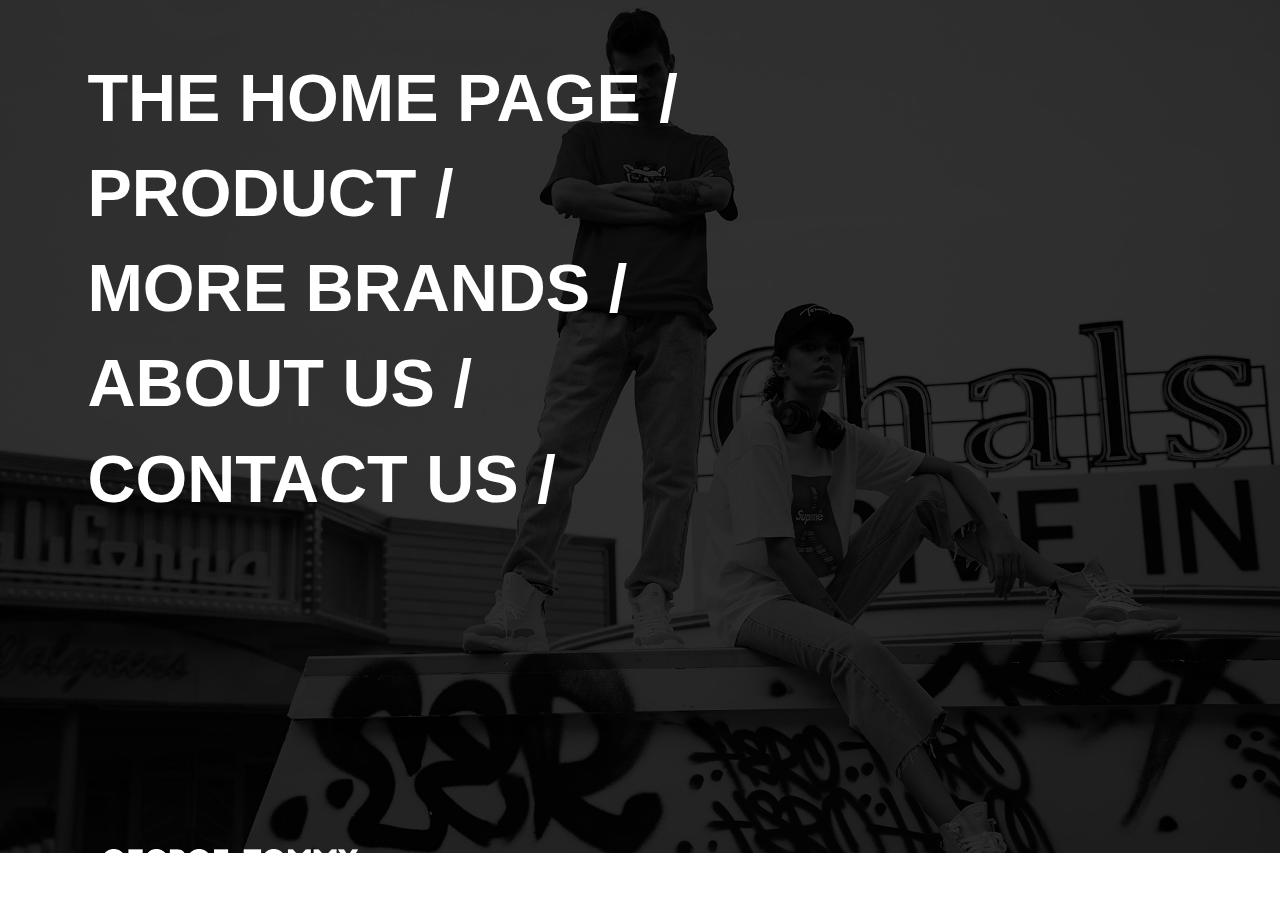
<file: index.html>
<!DOCTYPE html>
<html lang="zh-cn">

<head>
    <title>GEORGE TOMMY - 乔治汤米</title>
    <!-- Meta -->
    <meta charset="utf-8">
    <meta http-equiv="X-UA-Compatible" content="IE=edge">
    <meta name="viewport" content="width=device-width, initial-scale=1.0, maximum-scale=1.0, user-scalable=0" />
    <!-- 全局样式 -->
    <link rel="stylesheet" href="plugins/bootstrap/css/bootstrap.min.css">
    <link rel="stylesheet" href="css/normalize.css">
    <!-- 页面样式 -->
    <link rel="stylesheet" href="css/style.css">
    <link rel="stylesheet" href="css/animate.css">
</head>

<body>
    <!-- ******main****** -->
    <div id="main">
        <div class="section">
            <div class="container-fluid home-nav contrary">
                <div class="row">
                    <ul>
                        <li class="cbg"><a href="index.html" id="nav_homePage">T<i>HE HOME PAGE /<span>首页</span></i></a>
                        </li>
                        <li class="cbg"><a href="product.html" id="nav_product">P<i>RODUCT /<span>产品</span></i></a></li>
                        <li class="cbg"><a href="morebrands.html" id="nav_moreBrands">M<i>ORE BRANDS
                                    /<span>更多产品</span></i></a></li>
                        <li class="cbg"><a href="aboutUs.html" id="nav_aboutUs">A<i>BOUT US /<span>关于我们</span></i></a>
                        </li>
                        <li class="cbg"><a href="contactUs.html" id="nav_contactUs">C<i>ONTACT US
                                    /<span>联系我们</span></i></a>
                        </li>
                    </ul>
                    <div class="site-name"></div>
                </div>
            </div>
        </div>
    </div>
    <div class="loading hidden-xs">
        <div class="progress">
            <div class="progress-bar" role="progressbar">0%</div>
        </div>
    </div>
    </div>
    </div>
    <!-- ******footer****** -->
    <!-- Javascript -->
    <script type="text/javascript" src="js/jquery-1.11.3.min.js"></script>
    <script type="text/javascript" src="js/preload.js"></script>
    <script type="text/javascript" src="plugins/bootstrap/js/bootstrap.min.js"></script>
    <script type="text/javascript" src="js/custom.js"></script>
    <script>
        $(function () {
            var mobile_flag = isMobile();
            var imgs
            if (mobile_flag) {
                imgs = ['images/nav_homePage_m.jpg', 'images/nav_product_m.jpg', 'images/nav_moreBrands_m.jpg', 'images/nav_aboutUs_m.jpg', 'images/nav_contactUs_m.jpg'];
            }else if(!mobile_flag){
                imgs = ['images/nav_homePage.jpg', 'images/nav_product.jpg', 'images/nav_moreBrands.jpg', 'images/nav_aboutUs.jpg', 'images/nav_contactUs.jpg'];
            }


            // 背景图预加载
            var index = 0, len = imgs.length, progress = $('.progress-bar');
            $.preload(imgs, {
                each: function (count) {
                    var precent = Math.round((count + 1) / len * 100) + '%'
                    progress.html(precent).css("width", precent)
                },
                end: function () {
                    $('.loading').hide()
                    // setTimeout(function () {}, 1000);
                }
            });
            // 设置背景图
            $('.home-nav').css({ 'background': 'url(' + imgs[0] + ') left top no-repeat', 'background-size': '100%' });
            var i = 0;
            var timer;
            // 设定图片轮播
            function acbg() {
                i++;
                if (i > imgs.length - 1) {
                    i = 0
                }
                $('.home-nav').css({ 'background': 'url(' + imgs[i] + ') left top no-repeat', 'background-size': '100%' });
            }
            // 添加轮播定时器
            timer = setInterval(function () { acbg() }, 3000);
            // 鼠标经过显示背景图
            $('.home-nav .cbg a').hover(
                function () {
                    // 清除轮播定时器
                    clearInterval(timer);
                    // 鼠标经过显示对应图片
                    if (mobile_flag) {
                        $(this).parents('.home-nav').css({ 'background': 'url(images/' + ($(this).attr('id')) + '_m.jpg) left top no-repeat', 'background-size': '100%' })
                    }else if(!mobile_flag){
                        $(this).parents('.home-nav').css({ 'background': 'url(images/' + ($(this).attr('id')) + '.jpg) left top no-repeat', 'background-size': '100%' })
                    }
                }, function () {
                    // 重新添加轮播定时器
                    timer = setInterval(function () { acbg() }, 3000);
                });
        });
    </script>
</body>

</html>
</file>
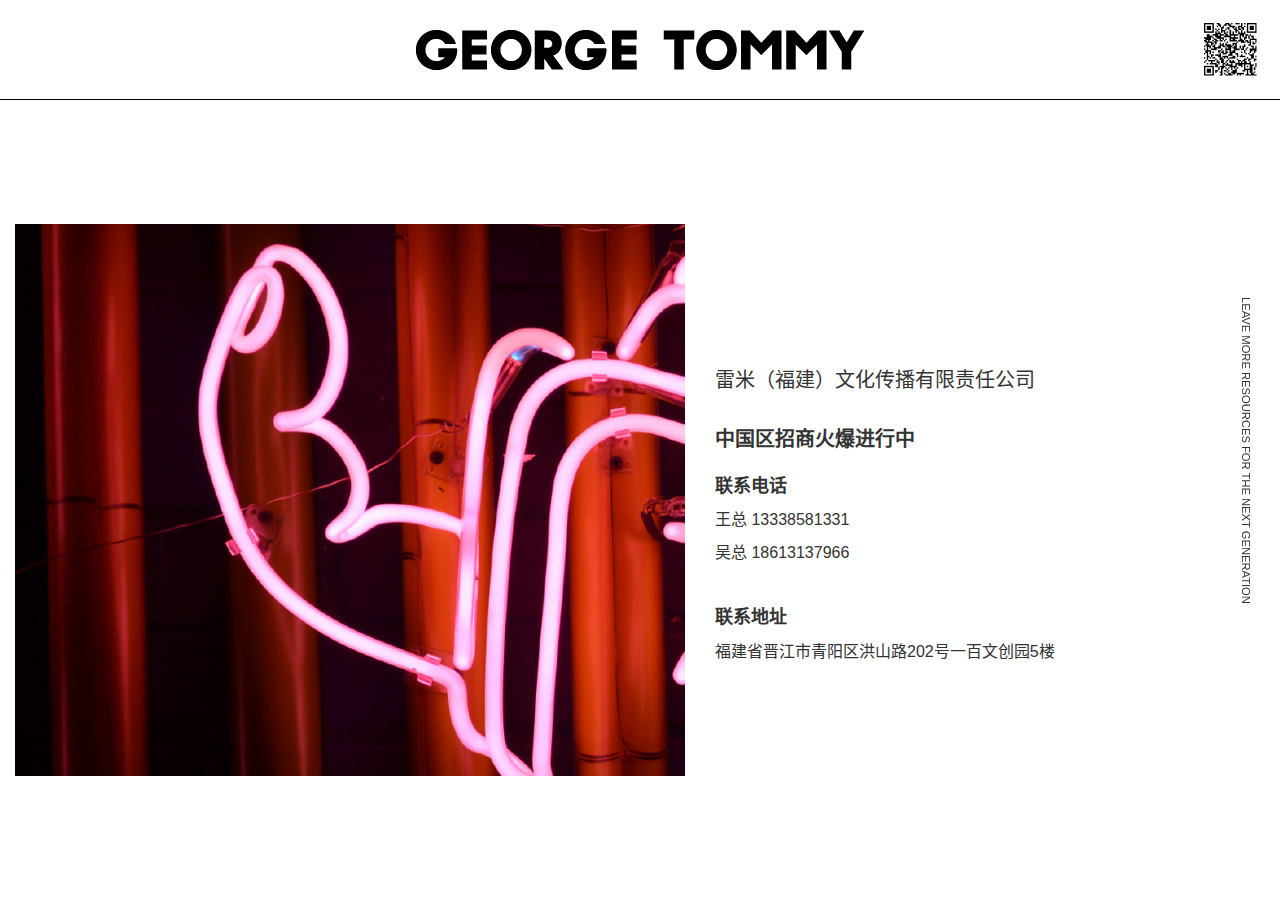
<file: contactUs.html>
<!DOCTYPE html>
<html lang="zh-cn">

<head>
    <title>GEORGE TOMMY - 乔治汤米</title>
    <!-- Meta -->
    <meta charset="utf-8">
    <meta http-equiv="X-UA-Compatible" content="IE=edge">
    <meta name="viewport" content="width=device-width, initial-scale=1.0, maximum-scale=1.0, user-scalable=0" />
    <!-- 全局样式 -->
    <link rel="stylesheet" href="plugins/bootstrap/css/bootstrap.min.css">
    <link rel="stylesheet" href="plugins/fullpage/fullpage.min.css">
    <link rel="stylesheet" href="css/normalize.css">
    <!-- 页面样式 -->
    <link rel="stylesheet" href="css/style.css">
    <link rel="stylesheet" href="css/animate.css">

</head>

<body>
    <!-- ******header****** -->
    <header>
        <div class="top">
            <!-- ******nav****** -->
            <div class="overlay"></div>
            <nav class="navbar navbar-default navbar-static-top">
                <div class="logo"><a href="index.html"><img src="images/logo_black.png" class="img-responsive"></a></div>
                <div class="rqcode hidden-xs"><img src="images/rqcode.png" class="img-responsive"></div>
                <div class="container-fluid">
                    <div class="navbar-header">
                        <button type="button" class="navbar-toggle collapsed pull-left" data-toggle="offcanvas">
                            <span class="sr-only"></span>
                            <span class="icon-bar"></span>
                            <span class="icon-bar"></span>
                            <span class="icon-bar"></span>
                        </button>
                    </div>
                    <div id="navbar" class="collapse navbar-collapse sidebar-offcanvas">
                        <ul class="nav navbar-nav">
                            <li class="hidden">
                                <a href="#"></a>
                            </li>
                            <li>
                                <a class="animate delay-02s" href="index.html">首页 /</a>
                            </li>
                            <li>
                                <a class="animate delay-04s" href="product.html">产品 /</a>
                                <ul class="navbar-level2 animate delay-06s">
                                    <li><a class="" href="product.html#clothes">服装产品 -</a></li>
                                    <li><a class="" href="product.html#shoes">鞋类产品 -</a></li>
                                </ul>
                            </li>
                            <li>
                                <a class="animate delay-08s" href="morebrands.html">更多产品 /</a>
                            </li>
                            <li>
                                <a class="animate delay-1s" href="aboutUs.html">关于我们 /</a>
                            </li>
                            <li>
                                <a class="animate delay-12s" href="contactUs.html">联系我们 /</a>
                            </li>
                        </ul>
                    </div>
                </div>
            </nav>
        </div>
        <p class="copyright"><small>LEAVE MORE RESOURCES FOR THE NEXT GENERATION</small></p>
    </header>

    <!-- ******main****** -->
    <div id="main">
        <div class="section">
            <div class="container contactus">
                <div class="row">
                    <div class="col-sm-6 animated fadeInLeft">
                        <div class="image">
                            <img src="images/contact_us_img.png" class="img-responsive">
                        </div>
                    </div>
                    <div class="col-sm-6 animated fadeInRight">
                        <div class="title">雷米（福建）文化传播有限责任公司</div>
                        <div class="title"><strong>中国区招商火爆进行中</strong></div>
                        <div class="s-title">联系电话</div>
                        <div class="content">王总&nbsp;13338581331</div>
                        <div class="content">吴总&nbsp;18613137966</div>
                        <div>&nbsp;</div>
                        <div class="s-title">联系地址</div>
                        <div class="content">福建省晋江市青阳区洪山路202号一百文创园5楼</div>
                    </div>
                </div>
            </div>
        </div>
    </div>
    <!-- ******footer****** -->
    <!-- Javascript -->
    <script type="text/javascript" src="js/jquery-1.11.3.min.js"></script>
    <script type="text/javascript" src="plugins/bootstrap/js/bootstrap.min.js"></script>
    <script type="text/javascript" src="plugins/fullpage/fullpage.js"></script>
    <script type="text/javascript" src="js/offcanvas.js"></script>
    <script type="text/javascript" src="js/custom.js"></script>
    <script>
        $(function () {
            var viewWidth = isMobile() ? '50px':"100px";
            $('#main').fullpage({
                anchors: ['contactUs'],
                autoScrolling: false,
                paddingTop:viewWidth,
                lockAnchors:true
            });
        });
    </script>
</body>

</html>
</file>
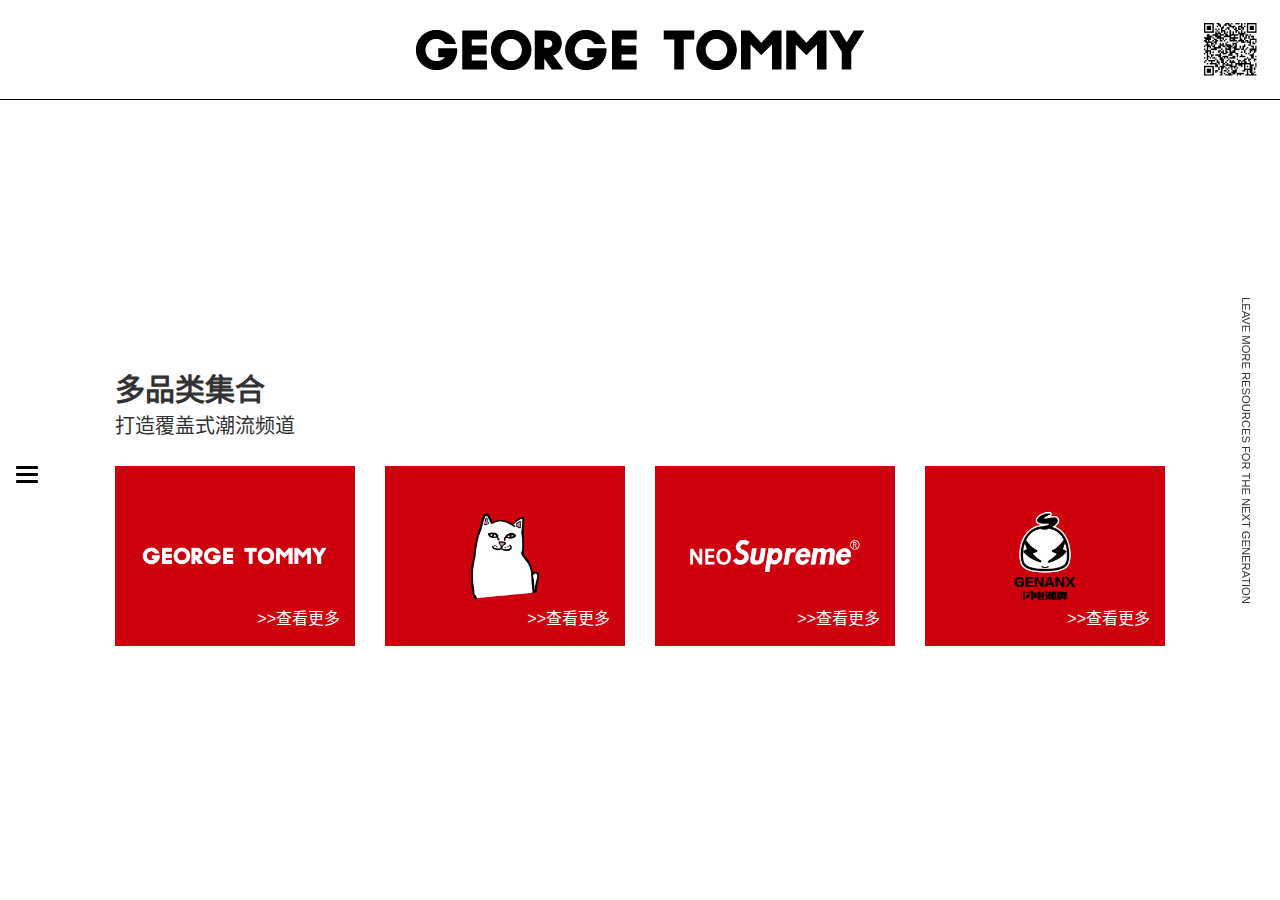
<file: morebrands.html>
<!DOCTYPE html>
<html lang="zh-cn">

<head>
    <title>GEORGE TOMMY - 乔治汤米</title>
    <!-- Meta -->
    <meta charset="utf-8">
    <meta http-equiv="X-UA-Compatible" content="IE=edge">
    <meta name="viewport" content="width=device-width, initial-scale=1.0, maximum-scale=1.0, user-scalable=0" />
    <!-- 全局样式 -->
    <link rel="stylesheet" href="plugins/bootstrap/css/bootstrap.min.css">
    <link rel="stylesheet" href="plugins/fullpage/fullpage.min.css">
    <link rel="stylesheet" href="css/normalize.css">
    <!-- 页面样式 -->
    <link rel="stylesheet" href="css/style.css">
    <link rel="stylesheet" href="css/animate.css">

</head>

<body>
    <!-- ******header****** -->
    <header>
        <div class="top">
            <!-- ******nav****** -->
            <div class="overlay"></div>
            <nav class="navbar navbar-default navbar-static-top">
                <div class="container-fluid">
                    <div class="logo"><a href="index.html"><img src="images/logo_black.png" class="img-responsive"></a></div>
                    <div class="rqcode hidden-xs"><img src="images/rqcode.png" class="img-responsive"></div>
                    <div class="navbar-header">
                        <button type="button" class="navbar-toggle collapsed pull-left" data-toggle="offcanvas">
                            <span class="sr-only"></span>
                            <span class="icon-bar"></span>
                            <span class="icon-bar"></span>
                            <span class="icon-bar"></span>
                        </button>
                    </div>
                    <div id="navbar" class="collapse navbar-collapse sidebar-offcanvas">
                        <ul class="nav navbar-nav">
                            <li class="hidden">
                                <a href="#"></a>
                            </li>
                            <li>
                                <a class="animate delay-02s" href="index.html">首页 /</a>
                            </li>
                            <li>
                                <a class="animate delay-04s" href="product.html">产品 /</a>
                                <ul class="navbar-level2 animate delay-06s">
                                    <li><a class="" href="product.html#clothes">服装产品 -</a></li>
                                    <li><a class="" href="product.html#shoes">鞋类产品 -</a></li>
                                </ul>
                            </li>
                            <li>
                                <a class="animate delay-08s" href="morebrands.html">更多产品 /</a>
                            </li>
                            <li>
                                <a class="animate delay-1s" href="aboutUs.html">关于我们 /</a>
                            </li>
                            <li>
                                <a class="animate delay-12s" href="contactUs.html">联系我们 /</a>
                            </li>
                        </ul>
                    </div>
                </div>
            </nav>
        </div>
        <p class="copyright"><small>LEAVE MORE RESOURCES FOR THE NEXT GENERATION</small></p>
    </header>

    <!-- ******main****** -->
    <div id="main">
        <div class="section">
            <div class="container-fluid morebrands h-pt">
                <div class="title animated fadeInDown"><strong>多品类集合</strong>
                    <p>打造覆盖式潮流频道</p>
                </div>
                <ul class="row animated fadeInUp">
                    <li class="col-md-3"><a href="morebrands01.html"><span>>>查看更多</span><img src="images/brands_img01.png"class="img-responsive"></a></li>
                    <li class="col-md-3"><a href="morebrands04.html"><span>>>查看更多</span><img src="images/brands_img04.png"class="img-responsive"></a></li>
                    <li class="col-md-3"><a href="morebrands02.html"><span>>>查看更多</span><img src="images/brands_img02.png"class="img-responsive"></a></li>
                    <li class="col-md-3"><a href="morebrands03.html"><span>>>查看更多</span><img src="images/brands_img03.png"class="img-responsive"></a></li>
                </ul>
            </div>
        </div>
    </div>
    <!-- ******footer****** -->
    <!-- Javascript -->
    <script type="text/javascript" src="js/jquery-1.11.3.min.js"></script>
    <script type="text/javascript" src="plugins/bootstrap/js/bootstrap.min.js"></script>
    <script type="text/javascript" src="plugins/fullpage/fullpage.js"></script>
    <script type="text/javascript" src="js/offcanvas.js"></script>
    <script type="text/javascript" src="js/custom.js"></script>
    <script>
        $(function () {
            var viewWidth = isMobile() ? '50px':"100px";
            $('#main').fullpage({
                anchors: ['moreBrands'],
                autoScrolling: false,
                paddingTop:viewWidth,
                lockAnchors:true
            });
        });
    </script>
</body>

</html>
</file>
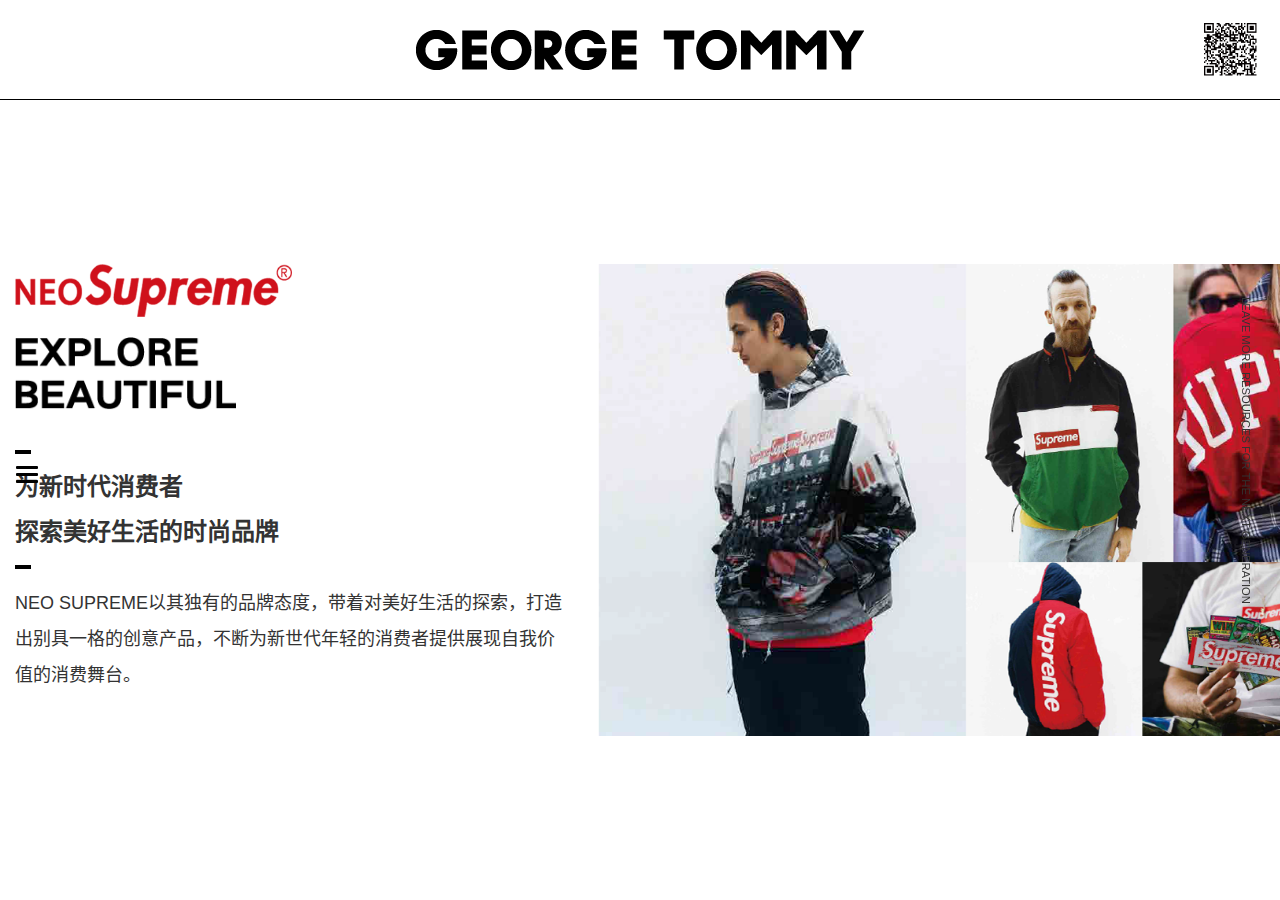
<file: morebrands02.html>
<!DOCTYPE html>
<html lang="zh-cn">

<head>
    <title>GEORGE TOMMY - 乔治汤米</title>
    <!-- Meta -->
    <meta charset="utf-8">
    <meta http-equiv="X-UA-Compatible" content="IE=edge">
    <meta name="viewport" content="width=device-width, initial-scale=1.0, maximum-scale=1.0, user-scalable=0" />
    <!-- 全局样式 -->
    <link rel="stylesheet" href="plugins/bootstrap/css/bootstrap.min.css">
    <link rel="stylesheet" href="plugins/fullpage/fullpage.min.css">
    <link rel="stylesheet" href="css/normalize.css">
    <!-- 页面样式 -->
    <link rel="stylesheet" href="css/style.css">
    <link rel="stylesheet" href="css/animate.css">

</head>

<body>
    <!-- ******header****** -->
    <header>
        <div class="top">
            <!-- ******nav****** -->
            <div class="overlay"></div>
            <nav class="navbar navbar-default navbar-static-top">
                <div class="logo"><a href="index.html"><img src="images/logo_black.png" class="img-responsive"></a></div>
                <div class="rqcode hidden-xs"><img src="images/rqcode.png" class="img-responsive"></div>
                <div class="container-fluid">
                    <div class="navbar-header">
                        <button type="button" class="navbar-toggle collapsed pull-left" data-toggle="offcanvas">
                            <span class="sr-only"></span>
                            <span class="icon-bar"></span>
                            <span class="icon-bar"></span>
                            <span class="icon-bar"></span>
                        </button>
                    </div>
                    <div id="navbar" class="collapse navbar-collapse sidebar-offcanvas">
                        <ul class="nav navbar-nav">
                            <li class="hidden">
                                <a href="#"></a>
                            </li>
                            <li>
                                <a class="animate delay-02s" href="index.html">首页 /</a>
                            </li>
                            <li>
                                <a class="animate delay-04s" href="product.html">产品 /</a>
                                <ul class="navbar-level2 animate delay-06s">
                                    <li><a class="" href="product.html#clothes">服装产品 -</a></li>
                                    <li><a class="" href="product.html#shoes">鞋类产品 -</a></li>
                                </ul>
                            </li>
                            <li>
                                <a class="animate delay-08s" href="morebrands.html">更多产品 /</a>
                            </li>
                            <li>
                                <a class="animate delay-1s" href="aboutUs.html">关于我们 /</a>
                            </li>
                            <li>
                                <a class="animate delay-12s" href="contactUs.html">联系我们 /</a>
                            </li>
                        </ul>
                    </div>
                </div>
            </nav>
        </div>
        <p class="copyright"><small>LEAVE MORE RESOURCES FOR THE NEXT GENERATION</small></p>
    </header>

    <!-- ******main****** -->
    <div id="main">
        <div class="section">
            <div class="container moreBrands02">
                <div class="row">
                    <div class="col-md-5 animated zoomIn">
                        <div class="logo01"><img src="images/morebrands02_logo01.png" class="img-responsive"></div>
                        <div class="logo02"><img src="images/morebrands02_logo02.png" class="img-responsive"></div>
                        <div class="text01">
                            <p>为新时代消费者</p>
                            <p>探索美好生活的时尚品牌</p>
                        </div>
                        <div class="text02">
                            <p>NEO SUPREME以其独有的品牌态度，带着对美好生活的探索，打造出别具一格的创意产品，不断为新世代年轻的消费者提供展现自我价值的消费舞台。</p>
                        </div>
                    </div>
                    <div class="col-md-7 animated zoomIn">
                        <div class="image">
                            <img src="images/morebrands02_img.png" class="img-responsive">
                        </div>
                    </div>
                </div>
            </div>
        </div>
    </div>
    <!-- ******footer****** -->
    <!-- Javascript -->
    <script type="text/javascript" src="js/jquery-1.11.3.min.js"></script>
    <script type="text/javascript" src="plugins/bootstrap/js/bootstrap.min.js"></script>
    <script type="text/javascript" src="plugins/fullpage/fullpage.js"></script>
    <script type="text/javascript" src="js/offcanvas.js"></script>
    <script type="text/javascript" src="js/custom.js"></script>
    <script>
        $(function () {
            var viewWidth = isMobile() ? '50px':"100px";
            $('#main').fullpage({
                anchors: ['moreBrands02'],
                autoScrolling: false,
                paddingTop:viewWidth,
                lockAnchors:true
            });
        });
    </script>
</body>

</html>
</file>
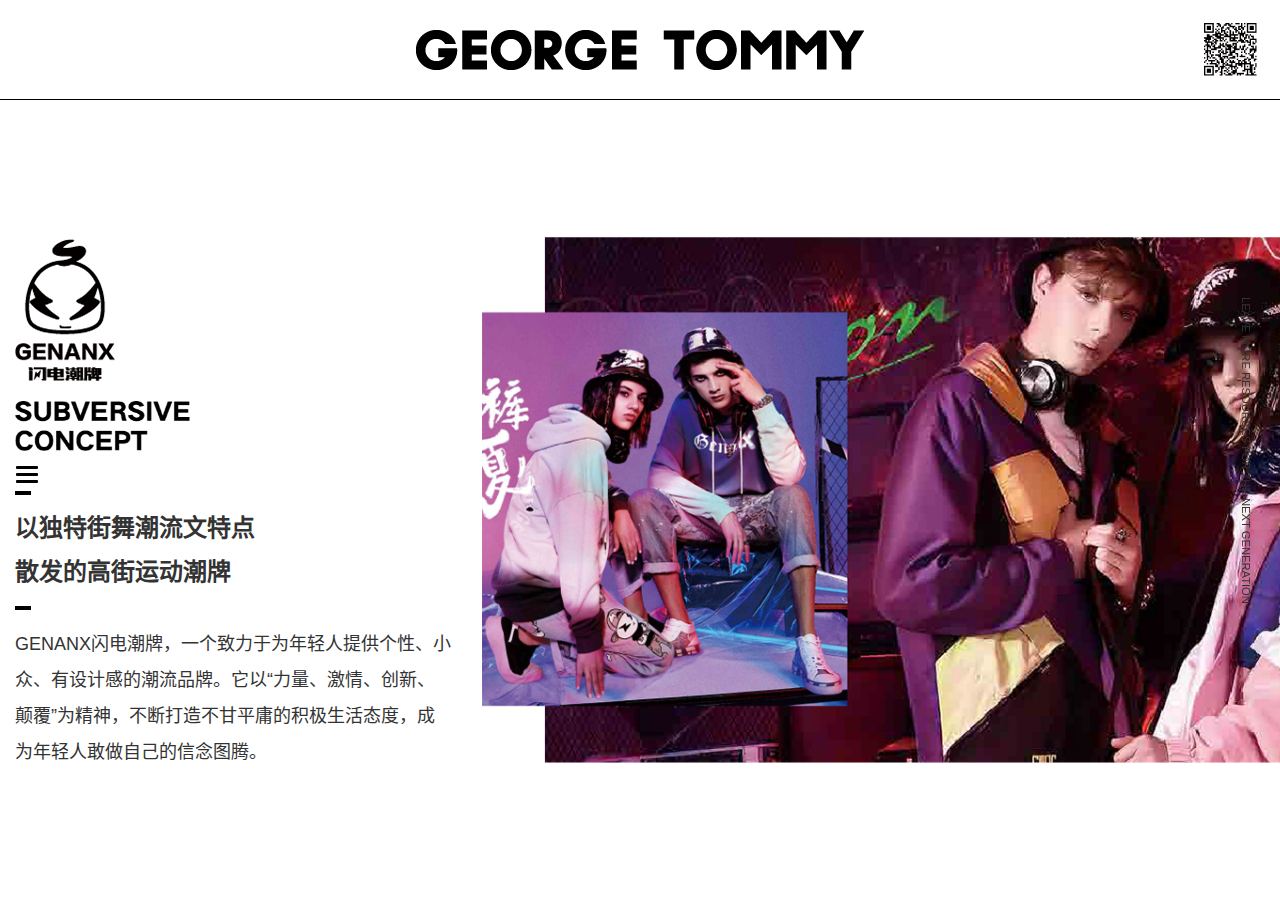
<file: morebrands03.html>
<!DOCTYPE html>
<html lang="zh-cn">

<head>
    <title>GEORGE TOMMY - 乔治汤米</title>
    <!-- Meta -->
    <meta charset="utf-8">
    <meta http-equiv="X-UA-Compatible" content="IE=edge">
    <meta name="viewport" content="width=device-width, initial-scale=1.0, maximum-scale=1.0, user-scalable=0" />
    <!-- 全局样式 -->
    <link rel="stylesheet" href="plugins/bootstrap/css/bootstrap.min.css">
    <link rel="stylesheet" href="plugins/fullpage/fullpage.min.css">
    <link rel="stylesheet" href="css/normalize.css">
    <!-- 页面样式 -->
    <link rel="stylesheet" href="css/style.css">
    <link rel="stylesheet" href="css/animate.css">

</head>

<body>
    <!-- ******header****** -->
    <header>
        <div class="top">
            <!-- ******nav****** -->
            <div class="overlay"></div>
            <nav class="navbar navbar-default navbar-static-top">
                <div class="logo"><a href="index.html"><img src="images/logo_black.png" class="img-responsive"></a></div>
                <div class="rqcode hidden-xs"><img src="images/rqcode.png" class="img-responsive"></div>
                <div class="container-fluid">
                    <div class="navbar-header">
                        <button type="button" class="navbar-toggle collapsed pull-left" data-toggle="offcanvas">
                            <span class="sr-only"></span>
                            <span class="icon-bar"></span>
                            <span class="icon-bar"></span>
                            <span class="icon-bar"></span>
                        </button>
                    </div>
                    <div id="navbar" class="collapse navbar-collapse sidebar-offcanvas">
                        <ul class="nav navbar-nav">
                            <li class="hidden">
                                <a href="#"></a>
                            </li>
                            <li>
                                <a class="animate delay-02s" href="index.html">首页 /</a>
                            </li>
                            <li>
                                <a class="animate delay-04s" href="product.html">产品 /</a>
                                <ul class="navbar-level2 animate delay-06s">
                                    <li><a class="" href="product.html#clothes">服装产品 -</a></li>
                                    <li><a class="" href="product.html#shoes">鞋类产品 -</a></li>
                                </ul>
                            </li>
                            <li>
                                <a class="animate delay-08s" href="morebrands.html">更多产品 /</a>
                            </li>
                            <li>
                                <a class="animate delay-1s" href="aboutUs.html">关于我们 /</a>
                            </li>
                            <li>
                                <a class="animate delay-12s" href="contactUs.html">联系我们 /</a>
                            </li>
                        </ul>
                    </div>
                </div>
            </nav>
        </div>
        <p class="copyright"><small>LEAVE MORE RESOURCES FOR THE NEXT GENERATION</small></p>
    </header>

    <!-- ******main****** -->
    <div id="main">
        <div class="section">
            <div class="container moreBrands03">
                <div class="row">
                    <div class="col-md-4 animated zoomIn">
                        <div class="logo01"><img src="images/morebrands03_logo01.png" class="img-responsive"></div>
                        <div class="logo02"><img src="images/morebrands03_logo02.png" class="img-responsive"></div>
                        <div class="text01">
                            <p>以独特街舞潮流文特点</p>
                            <p>散发的高街运动潮牌</p>
                        </div>
                        <div class="text02">
                            <p>GENANX闪电潮牌，一个致力于为年轻人提供个性、小众、有设计感的潮流品牌。它以“力量、激情、创新、颠覆”为精神，不断打造不甘平庸的积极生活态度，成为年轻人敢做自己的信念图腾。</p>
                        </div>
                    </div>
                    <div class="col-md-8 animated zoomIn">
                        <div class="image">
                            <img src="images/morebrands03_img.png" class="img-responsive">
                        </div>
                    </div>
                </div>
            </div>
        </div>
    </div>
    <!-- ******footer****** -->
    <!-- Javascript -->
    <script type="text/javascript" src="js/jquery-1.11.3.min.js"></script>
    <script type="text/javascript" src="plugins/bootstrap/js/bootstrap.min.js"></script>
    <script type="text/javascript" src="plugins/fullpage/fullpage.js"></script>
    <script type="text/javascript" src="js/offcanvas.js"></script>
    <script type="text/javascript" src="js/custom.js"></script>
    <script>
        $(function () {
            var viewWidth = isMobile() ? '50px':"100px";
            $('#main').fullpage({
                anchors: ['moreBrands03'],
                autoScrolling: false,
                paddingTop:viewWidth,
                lockAnchors:true
            });
        });
    </script>
</body>

</html>
</file>
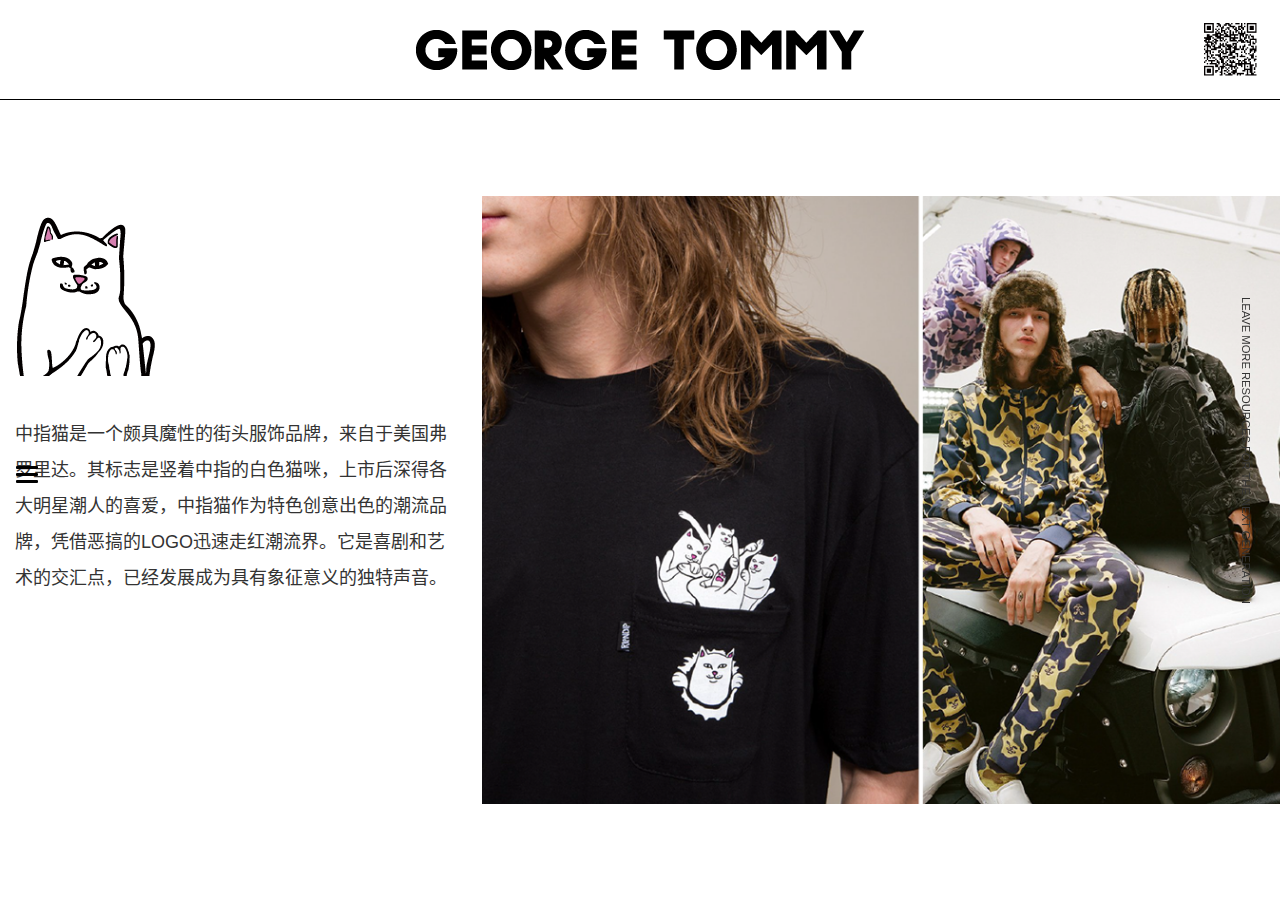
<file: morebrands04.html>
<!DOCTYPE html>
<html lang="zh-cn">

<head>
    <title>GEORGE TOMMY - 乔治汤米</title>
    <!-- Meta -->
    <meta charset="utf-8">
    <meta http-equiv="X-UA-Compatible" content="IE=edge">
    <meta name="viewport" content="width=device-width, initial-scale=1.0, maximum-scale=1.0, user-scalable=0" />
    <!-- 全局样式 -->
    <link rel="stylesheet" href="plugins/bootstrap/css/bootstrap.min.css">
    <link rel="stylesheet" href="plugins/fullpage/fullpage.min.css">
    <link rel="stylesheet" href="css/normalize.css">
    <!-- 页面样式 -->
    <link rel="stylesheet" href="css/style.css">
    <link rel="stylesheet" href="css/animate.css">

</head>

<body>
    <!-- ******header****** -->
    <header>
        <div class="top">
            <!-- ******nav****** -->
            <div class="overlay"></div>
            <nav class="navbar navbar-default navbar-static-top">
                <div class="logo"><a href="index.html"><img src="images/logo_black.png" class="img-responsive"></a></div>
                <div class="rqcode hidden-xs"><img src="images/rqcode.png" class="img-responsive"></div>
                <div class="container-fluid">
                    <div class="navbar-header">
                        <button type="button" class="navbar-toggle collapsed pull-left" data-toggle="offcanvas">
                            <span class="sr-only"></span>
                            <span class="icon-bar"></span>
                            <span class="icon-bar"></span>
                            <span class="icon-bar"></span>
                        </button>
                    </div>
                    <div id="navbar" class="collapse navbar-collapse sidebar-offcanvas">
                        <ul class="nav navbar-nav">
                            <li class="hidden">
                                <a href="#"></a>
                            </li>
                            <li>
                                <a class="animate delay-02s" href="index.html">首页 /</a>
                            </li>
                            <li>
                                <a class="animate delay-04s" href="product.html">产品 /</a>
                                <ul class="navbar-level2 animate delay-06s">
                                    <li><a class="" href="product.html#clothes">服装产品 -</a></li>
                                    <li><a class="" href="product.html#shoes">鞋类产品 -</a></li>
                                </ul>
                            </li>
                            <li>
                                <a class="animate delay-08s" href="morebrands.html">更多产品 /</a>
                            </li>
                            <li>
                                <a class="animate delay-1s" href="aboutUs.html">关于我们 /</a>
                            </li>
                            <li>
                                <a class="animate delay-12s" href="contactUs.html">联系我们 /</a>
                            </li>
                        </ul>
                    </div>
                </div>
            </nav>
        </div>
        <p class="copyright"><small>LEAVE MORE RESOURCES FOR THE NEXT GENERATION</small></p>
    </header>

    <!-- ******main****** -->
    <div id="main">
        <div class="section">
            <div class="container moreBrands04">
                <div class="row">
                    <div class="col-md-4 animated zoomIn">
                        <div class="logo01"><img src="images/morebrands04_logo01.png" class="img-responsive"></div>
                        <div class="text01"></div>
                        <div class="text02">
                            <p>中指猫是一个颇具魔性的街头服饰品牌，来自于美国弗罗里达。其标志是竖着中指的白色猫咪，上市后深得各大明星潮人的喜爱，中指猫作为特色创意出色的潮流品牌，凭借恶搞的LOGO迅速走红潮流界。它是喜剧和艺术的交汇点，已经发展成为具有象征意义的独特声音。</p>
                        </div>
                    </div>
                    <div class="col-md-8 animated zoomIn">
                        <div class="image">
                            <img src="images/morebrands04_img.png" class="img-responsive">
                        </div>
                    </div>
                </div>
            </div>
        </div>
    </div>
    <!-- ******footer****** -->
    <!-- Javascript -->
    <script type="text/javascript" src="js/jquery-1.11.3.min.js"></script>
    <script type="text/javascript" src="plugins/bootstrap/js/bootstrap.min.js"></script>
    <script type="text/javascript" src="plugins/fullpage/fullpage.js"></script>
    <script type="text/javascript" src="js/offcanvas.js"></script>
    <script type="text/javascript" src="js/custom.js"></script>
    <script>
        $(function () {
            var viewWidth = isMobile() ? '50px':"100px";
            $('#main').fullpage({
                anchors: ['moreBrands04'],
                autoScrolling: false,
                paddingTop:viewWidth,
                lockAnchors:true
            });
        });
    </script>
</body>

</html>
</file>
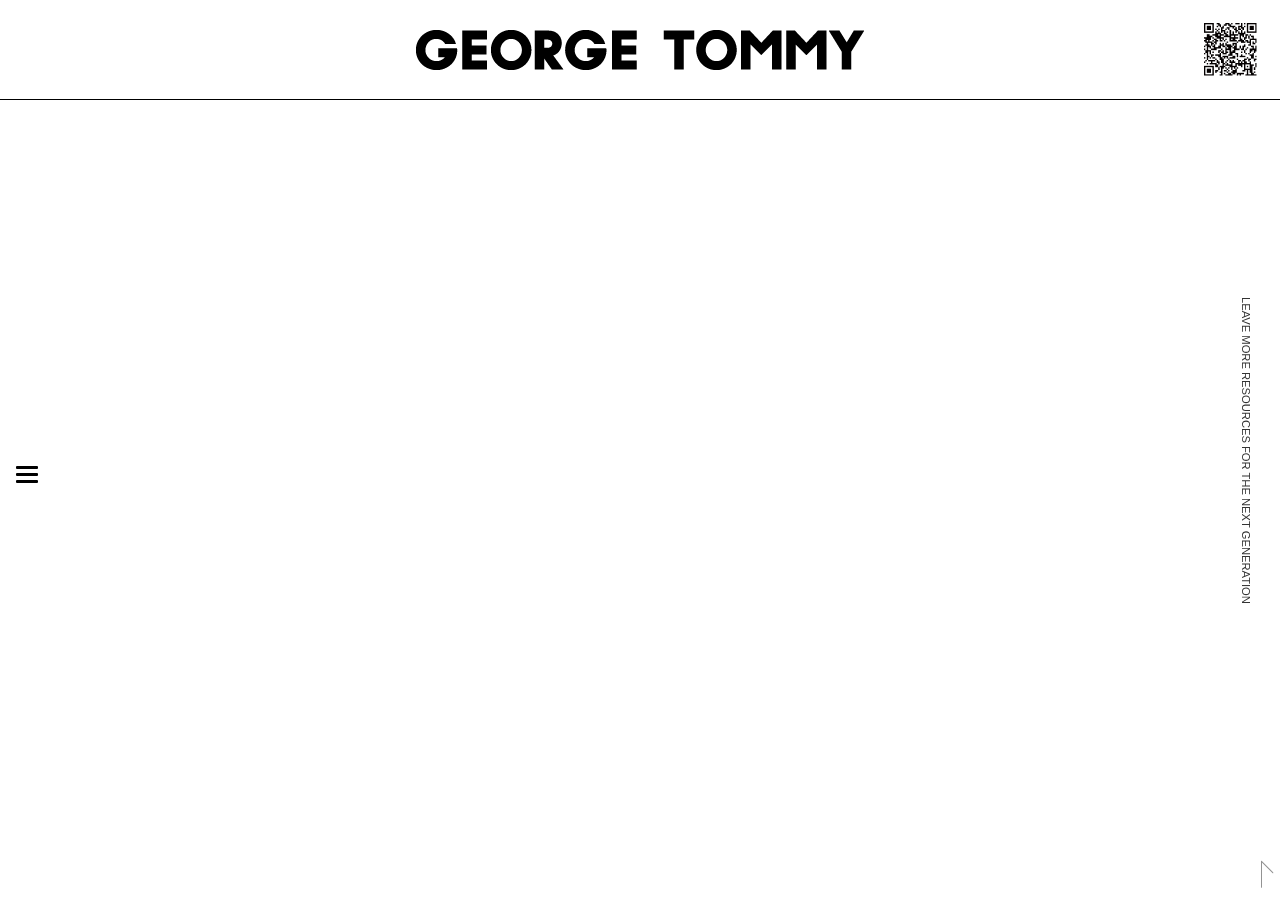
<file: product.html>
<!DOCTYPE html>
<html lang="zh-cn">

<head>
    <title>GEORGE TOMMY - 乔治汤米</title>
    <!-- Meta -->
    <meta charset="utf-8">
    <meta http-equiv="X-UA-Compatible" content="IE=edge">
    <meta name="viewport" content="width=device-width, initial-scale=1.0, maximum-scale=1.0, user-scalable=0" />
    <!-- 全局样式 -->
    <link rel="stylesheet" href="plugins/bootstrap/css/bootstrap.min.css">
    <link rel="stylesheet" href="plugins/fullpage/fullpage.min.css">
    <link rel="stylesheet" href="css/normalize.css">
    <!-- 页面样式 -->
    <link rel="stylesheet" href="css/style.css">
    <link rel="stylesheet" href="css/animate.css">

</head>

<body id="Home">
    <!-- ******header****** -->
    <header>
        <div class="top">
            <!-- ******nav****** -->
            <div class="overlay"></div>
            <nav class="navbar navbar-default navbar-static-top">
                <div class="container-fluid">
                    <div class="logo"><a href="index.html"><img src="images/logo_black.png" class="img-responsive"></a>
                    </div>
                    <div class="rqcode hidden-xs"><img src="images/rqcode.png" class="img-responsive"></div>
                    <div class="navbar-header">
                        <button type="button" class="navbar-toggle collapsed pull-left" data-toggle="offcanvas">
                            <span class="sr-only"></span>
                            <span class="icon-bar"></span>
                            <span class="icon-bar"></span>
                            <span class="icon-bar"></span>
                        </button>
                    </div>
                    <div id="navbar" class="collapse navbar-collapse sidebar-offcanvas">
                        <ul class="nav navbar-nav">
                            <li class="hidden">
                                <a href="#"></a>
                            </li>
                            <li>
                                <a class="animate delay-02s" href="index.html">首页 /</a>
                            </li>
                            <li>
                                <a class="animate delay-04s" href="product.html">产品 /</a>
                                <ul class="navbar-level2 animate delay-06s">
                                    <li><a class="" href="product.html#clothes">服装产品 -</a></li>
                                    <li><a class="" href="product.html#shoes">鞋类产品 -</a></li>
                                </ul>
                            </li>
                            <li>
                                <a class="animate delay-08s" href="morebrands.html">更多产品 /</a>
                            </li>
                            <li>
                                <a class="animate delay-1s" href="aboutUs.html">关于我们 /</a>
                            </li>
                            <li>
                                <a class="animate delay-12s" href="contactUs.html">联系我们 /</a>
                            </li>
                        </ul>
                    </div>
                </div>
            </nav>
        </div>
        <p class="copyright"><small>LEAVE MORE RESOURCES FOR THE NEXT GENERATION</small></p>
        <a class="back2top" href="#Home"><img src="images/back2top.png" class="img-responsive"></a>
    </header>

    <!-- ******main****** -->
    <div id="main">
        <div class="section animated fadeIn delay-04s">
            <div class="container-fluid product">
                <!-- clothes -->
                <ul class="row h-pt" id="clothes"></ul>
                <!-- shoes -->
                <ul class="row h-pt" id="shoes"></ul>
            </div>
        </div>
    </div>
    <!-- ******footer****** -->
    <!-- Javascript -->
    <script type="text/javascript" src="js/jquery-1.11.3.min.js"></script>
    <script type="text/javascript" src="plugins/bootstrap/js/bootstrap.min.js"></script>
    <script type="text/javascript" src="js/smooth-scroll.js"></script>
    <script type="text/javascript" src="plugins/fullpage/fullpage.js"></script>
    <script type="text/javascript" src="js/offcanvas.js"></script>
    <script type="text/javascript" src="js/custom.js"></script>
    <script>
        $(function () {
            var viewWidth = isMobile() ? '50px':"100px";
            $('#main').fullpage({
                anchors: ['product'],
                autoScrolling: false,
                css3: true,
                fitToSection: false,
                paddingTop:viewWidth
            });
            $.ajax({
                type: 'get',
                url: 'data.json',
                dataType: 'json',
                success: function (res, status) {
                    add2html(res);
                }
            });
            function add2html(r) {
                $.each(r, function (index, obj) {
                    if (obj.cid == 'clothes') {
                        $('#clothes').append(
                            "<li class='col-xs-6 col-md-4'>" +
                            "<a href='product_detail.html?id=" + obj.id + "'><img src='" + obj.img + "' class='img-responsive'>" +
                            "<div class='text'>" +
                            "<span class='price'>￥" + obj.price + "</span>" +
                            "<span class='name'>" + obj.name + "</span>" +
                            "<span class='description'>" + obj.description + "</span>" +
                            "</div>" +
                            "</a>" +
                            "</li>"
                        );
                    } else if (obj.cid == 'shoes') {
                        $('#shoes').append(
                            "<li class='col-xs-6 col-md-4'>" +
                            "<a href='product_detail.html?id=" + obj.id + "'><img src='" + obj.img + "' class='img-responsive'>" +
                            "<div class='text'>" +
                            "<span class='price'>￥" + obj.price + "</span>" +
                            "<span class='name'>" + obj.name + "</span>" +
                            "<span class='description'>" + obj.description + "</span>" +
                            "</div>" +
                            "</a>" +
                            "</li>"
                        );
                    }

                })
            }
        });
    </script>
</body>

</html>
</file>
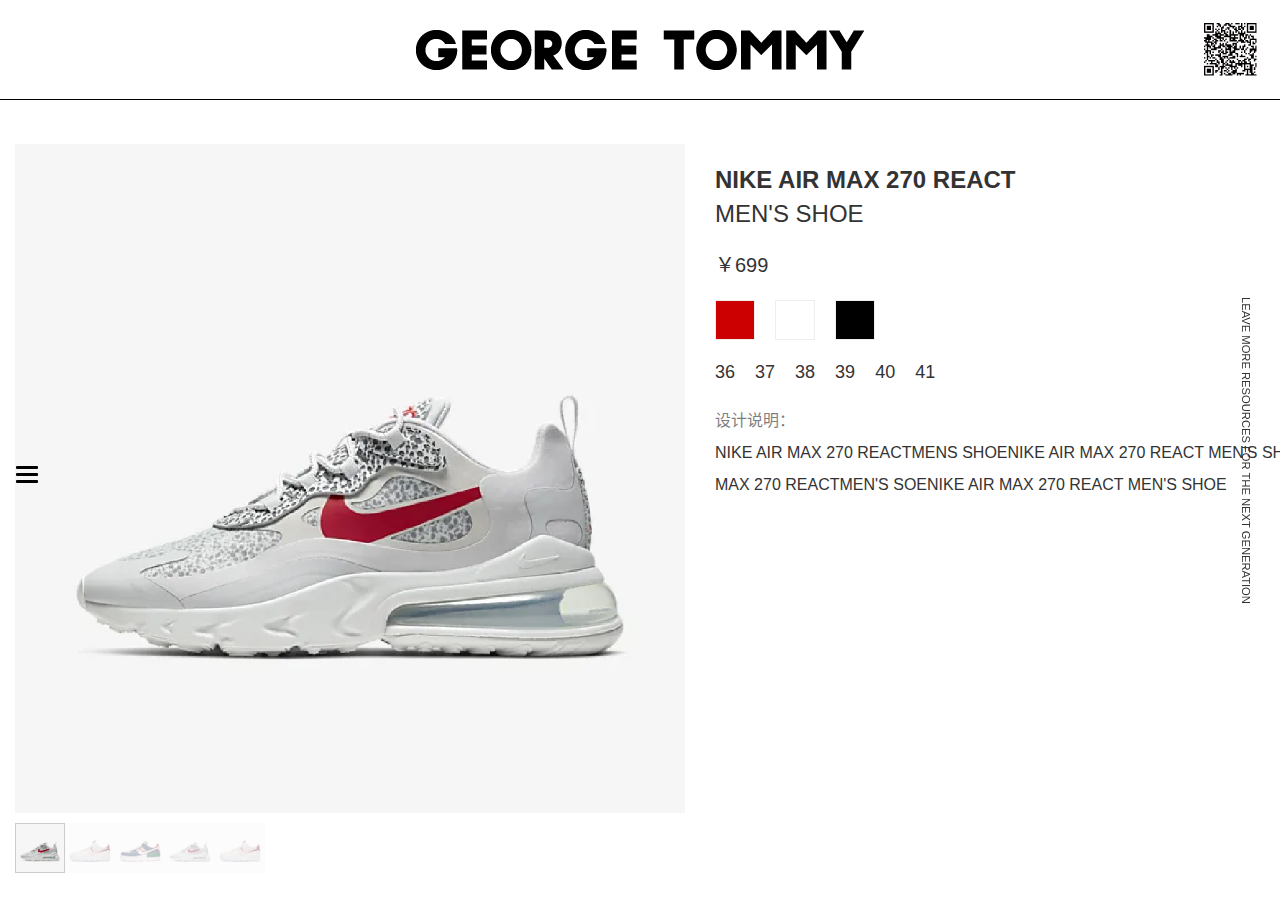
<file: product_detail.html>
<!DOCTYPE html>
<html lang="zh-cn">

<head>
    <title>GEORGE TOMMY - 乔治汤米</title>
    <!-- Meta -->
    <meta charset="utf-8">
    <meta http-equiv="X-UA-Compatible" content="IE=edge">
    <meta name="viewport" content="width=device-width, initial-scale=1.0, maximum-scale=1.0, user-scalable=0" />
    <!-- 全局样式 -->
    <link rel="stylesheet" href="plugins/bootstrap/css/bootstrap.min.css">
    <link rel="stylesheet" href="plugins/fullpage/fullpage.min.css">
    <link rel="stylesheet" href="css/normalize.css">
    <!-- 页面样式 -->
    <link rel="stylesheet" href="css/style.css">
    <link rel="stylesheet" href="css/animate.css">
    <link rel="stylesheet" href="plugins/Smoothproducts/css/smoothproducts.css">

</head>

<body>
    <!-- ******header****** -->
    <header>
        <div class="top">
            <!-- ******nav****** -->
            <div class="overlay"></div>
            <nav class="navbar navbar-default navbar-static-top">
                <div class="container-fluid">
                    <div class="logo"><a href="index.html"><img src="images/logo_black.png" class="img-responsive"></a>
                    </div>
                    <div class="rqcode hidden-xs"><img src="images/rqcode.png" class="img-responsive"></div>
                    <div class="navbar-header">
                        <button type="button" class="navbar-toggle collapsed pull-left" data-toggle="offcanvas">
                            <span class="sr-only"></span>
                            <span class="icon-bar"></span>
                            <span class="icon-bar"></span>
                            <span class="icon-bar"></span>
                        </button>
                    </div>
                    <div id="navbar" class="collapse navbar-collapse sidebar-offcanvas">
                        <ul class="nav navbar-nav">
                            <li class="hidden">
                                <a href="#"></a>
                            </li>
                            <li>
                                <a class="animate delay-02s" href="index.html">首页 /</a>
                            </li>
                            <li>
                                <a class="animate delay-04s" href="product.html">产品 /</a>
                                <ul class="navbar-level2 animate delay-06s">
                                    <li><a class="" href="product.html#clothes">服装产品 -</a></li>
                                    <li><a class="" href="product.html#shoes">鞋类产品 -</a></li>
                                </ul>
                            </li>
                            <li>
                                <a class="animate delay-08s" href="morebrands.html">更多产品 /</a>
                            </li>
                            <li>
                                <a class="animate delay-1s" href="aboutUs.html">关于我们 /</a>
                            </li>
                            <li>
                                <a class="animate delay-12s" href="contactUs.html">联系我们 /</a>
                            </li>
                        </ul>
                    </div>
                </div>
            </nav>
        </div>
        <p class="copyright"><small>LEAVE MORE RESOURCES FOR THE NEXT GENERATION</small></p>
    </header>

    <!-- ******main****** -->
    <div id="main">
        <div class="section animated fadeIn delay-04s">
            <div class="container productDetail">
                <div class="row">
                    <div class="col-sm-6">
                        <div class="sp-body">
                            <div class="sp-loading"><img src="plugins/Smoothproducts/images/sp-loading.gif" alt=""><br>LOADING IMAGES</div>
                            <div class="sp-wrap">
                                <a href="images/shoes01_big.png"><img src="images/shoes01_big.png"></a>
                                <a href="images/shoes02_big.png"><img src="images/shoes02_big.png"></a>
                                <a href="images/shoes03_big.png"><img src="images/shoes03_big.png"></a>
                                <a href="images/shoes01_big.png"><img src="images/shoes01_big.png"></a>
                                <a href="images/shoes02_big.png"><img src="images/shoes02_big.png"></a>
                            </div>
                        </div>
                    </div>
                    <div class="col-sm-6">
                        <div class="right-text">
                            <div class="name">NIKE AIR MAX 270 REACT</div>
                            <div class="description">MEN'S SHOE</div>
                            <div class="price">￥699</div>
                            <ul class="color">
                                <li><i style="background:#c00"></i></li>
                                <li><i style="background:#fff"></i></li>
                                <li><i style="background:#000"></i></li>
                            </ul>
                            <ul class="size">
                                <li>36</li>
                                <li>37</li>
                                <li>38</li>
                                <li>39</li>
                                <li>40</li>
                                <li>41</li>
                            </ul>
                            <div class="content">
                                <div class="title">设计说明：</div>
                                <p>NIKE AIR MAX 270 REACTMENS SHOENIKE AIR MAX 270 REACT MEN'S SHOENIKE AIR MAX 270 REACTMEN'S SOENIKE AIR MAX 270 REACT MEN'S SHOE</p>
                            </div>
                        </div>
                    </div>
                </div>
            </div>
        </div>
    </div>
    <!-- ******footer****** -->
    <!-- Javascript -->
    <script type="text/javascript" src="js/jquery-1.11.3.min.js"></script>
    <script type="text/javascript" src="plugins/bootstrap/js/bootstrap.min.js"></script>
    <script type="text/javascript" src="plugins/fullpage/fullpage.js"></script>
    <script type="text/javascript" src="plugins/Smoothproducts/js/smoothproducts.min.js"></script>
    <script type="text/javascript" src="js/offcanvas.js"></script>
    <script type="text/javascript" src="js/custom.js"></script>
    <script>
        $(function () {
            var viewWidth = isMobile() ? '50px':"100px";
            $('#main').fullpage({
                anchors: ['productDetail'],
                autoScrolling: false,
                css3: true,
                fitToSection: false,
                paddingTop:viewWidth
            });
            // 图片放大
            $('.sp-wrap').smoothproducts();

            //获取url中的参数
            function getUrlParam(name) {
                var reg = new RegExp("(^|&)" + name + "=([^&]*)(&|$)"); //构造一个含有目标参数的正则表达式对象
                var r = window.location.search.substr(1).match(reg);  //匹配目标参数
                if (r != null) return unescape(r[2]); return null; //返回参数值
            }
            //接收URL中的参数booksId
            var id = getUrlParam('id');
            // console.log('id:' + id);
            // $.ajax({
            //     type: 'get',
            //     url: 'data.json',
            //     dataType: 'json',
            //     success: function (res, status) {
            //         $.each(res.books, function (idx, val) {
            //             //根据id获取详情数据
            //             if (id == val.id) {
            //                 var str = "html位置";
            //                 console.log('index:' + idx);
            //             }
            //             $('.booksDeatail').append(str);
            //         });
            //     }
            // })
        });
    </script>
</body>

</html>
</file>
<file: css/style.css>
/* common */
*{outline:none;}
a{color:#000;}
a:hover,a:active,a:focus{text-decoration:none;color:#000;}

/* header */
.top{position:fixed;z-index:2;top:0;right:0;left:0;height:50px;border-bottom:1px solid #000;background:#fff;}
.top .logo{position:absolute;width:100%;text-align:center;}
.top .logo a{display:inline-block;}
.top .logo a img{height: 14px;margin:18px auto;}
.back2top{position:fixed;z-index:2;right:6px;bottom:12px;}
.copyright{line-height:2;position:fixed;z-index:2;top:50%;right:6px;display:none;height:600px;-webkit-transform:translate(-50%,-50%);transform:translate(-50%,-50%);text-align:center;-ms-writing-mode:tb-rl;text-overflow:ellipsis;pointer-events:all;-webkit-writing-mode:vertical-rl;writing-mode:vertical-rl;}

/* nav */
body.active{overflow:hidden!important;}
.overlay{position:fixed;z-index:100;top:0;bottom:0;left:0;/* width: 25px; 点击遮罩展开的宽度*/background-color:transparent;}
.overlay.active{top:0;right:0;bottom:0;left:0;width:100%;-webkit-transition:background-color .35s;transition:background-color .35s;background-color:rgba(0,0,0,0);}
.navbar{height:50px;border:none;}
.navbar.navbar-default{background:transparent;}
.navbar .navbar-toggle:focus,.navbar .navbar-toggle:hover{background-color:transparent;}
.navbar-default .navbar-nav{margin:50px 0 0 50px;padding:0;}
.navbar-default .navbar-nav > li{padding:15px 0;}
.navbar-default .navbar-nav > li > a{font-size:18px;font-weight:bold;line-height:1.5;color:#000;}
.navbar-default .navbar-toggle .icon-bar{background-color:#000;}
.navbar .container-fluid{padding:0;}
.navbar .container-fluid .navbar-header{position:relative;z-index:100;display:inline-block;margin:0;background:transparent;}
.navbar .container-fluid > .navbar-collapse{position:fixed;z-index:50;top:0;bottom:0;left:-100%;display:block;overflow-x:hidden;overflow-y:auto;width:100%;margin:0;padding:0;white-space:nowrap;border-top:0 solid white;background-color:#fff;box-shadow:none;}
.navbar .container-fluid > .navbar-collapse.active{left:0;}
.transition{-webkit-transition:all .25s ease-out;transition:all .25s ease-out;}
.navbar-toggle{margin:8px;padding:8px;border:none;}
.navbar-toggle .icon-bar{width:22px;height:3px;-webkit-transition:-webkit-transform .2s,opacity .1s;transition:transform .2s,opacity .1s;-webkit-transform-origin:21px;-ms-transform-origin:21px;transform-origin:21px;}
.navbar-toggle:not(.collapsed){-webkit-transform:rotate(90deg);-ms-transform:rotate(90deg);transform:rotate(90deg);}
.navbar-nav{margin:0;}
.navbar-level2 li{margin:10px 0 0 0;}
.navbar-level2 li a{font-size:16px;display:block;padding:10px 30px;}

/* home */
.home-nav{height:100vh;padding:10.7vw;-webkit-transition:all .8s ease .2s;transition:all .8s ease .2s;}
.home-nav ul li{font-size:9.6vw;font-weight:bold;display:block;}
.home-nav ul li a{display:inline-block;height:14.6vw;}
.home-nav ul li a i{font-style:normal;position:relative;}
.home-nav ul li a i span{font-size:3.2vw;line-height:12.4vw;position:absolute;right:0;width:15.6vw;height:12.4vw;padding:1vw;text-align:right;opacity:0;background:#000;-webkit-transition:all 1s;-moz-transition:all 1s;-o-transition:all 1s;transition:all 1s;}
.home-nav ul li a:hover i span{width:100%;opacity:1;}
.home-nav.contrary ul li a{color:#fff;}
.home-nav.contrary ul li a span{color:#000;background:#fff;}
.home-nav.contrary ul + .site-name{background:url(../images/logo_white.png) no-repeat;background-size:contain;}
.site-name{position:absolute;bottom:10vw;left:10.7vw;width:40vw;height:8vw;background:url(../images/logo_black.png) no-repeat;background-size:contain;}
/* product */
.product li{padding:5px;}
.product li a{display:block;}
.product li a img{margin:0 auto;}
.text{max-width:100%;margin:5px auto 10px;}
.text .price{float:right;text-align:right;}
.text .name,.text .description{display:block;overflow:hidden;white-space:nowrap;text-overflow:ellipsis;}

/* product details */
.productDetail{padding-top:15px;}
.productDetail .sp-body{margin:0;overflow: hidden;}
.productDetail .sp-wrap{max-width:100%;margin:0;border:none;background:#fff;}
.productDetail .sp-thumbs a:active,.productDetail .sp-current{border:1px solid #ccc;}
.productDetail .sp-thumbs a:link,.productDetail .sp-thumbs a:visited{width:50px;height:50px;margin:10px 0 0 0;box-sizing: border-box;}
.productDetail .sp-thumbs a:link:last-child,.productDetail .sp-thumbs a:visited:last-child{margin-right:0;}
.productDetail .right-text{font-size:24px;}
.productDetail .right-text .name{font-weight:bold;margin-top:20px;}
.productDetail .right-text .description{color:#333;margin-bottom:20px;}
.productDetail .right-text .price{margin:20px 0;font-size: 20px;}
.productDetail .right-text .color{overflow:hidden;margin:20px 0;}
.productDetail .right-text .color li{font-size:0;float:left;margin-right:20px;}
.productDetail .right-text .color li i{display:inline-block;width:40px;height:40px;border:1px solid #eee;}
.productDetail .right-text .size{font-size:18px;overflow:hidden;margin:20px 0;}
.productDetail .right-text .size li{float:left;margin-right:20px;}
.productDetail .right-text .size li i{display:inline-block;width:40px;height:40px;}
.productDetail .right-text .content{font-size:16px;line-height:2;margin-top:20px;}
.productDetail .right-text .content .title{color: #7f7f7f;}

/* morebrands */
.morebrands .title{font-size:30px;margin-top: 30px;}
.morebrands .title p{font-size:20px;}
.morebrands ul li a{display:block;background:#cf000e;}
.morebrands ul li a img{margin:15px auto;}
.morebrands .row a{position:relative;}
.morebrands .row a span{font-size:16px;position:absolute;right:15px;bottom:15px;color:#fff;}
 /* page morebrands01 */
.moreBrands01 .logo01{margin-top:20px;width: 50%;}
.moreBrands01 .logo02{margin-top:20px;width: 40%;}
.moreBrands01 .text01{font-size:24px;font-weight:bold;margin-top:40px;}
.moreBrands01 .text01::before,.moreBrands01 .text01::after{display:block;width:16px;height:4px;margin:16px 0;content:'';background:#000;}
.moreBrands01 .text02{font-size:18px;line-height: 2;}
.moreBrands01 .video{margin:20px 0;text-align:center;}
.moreBrands01 .video video{width: 100%;height: 100%;}

 /* page morebrands02 */
.moreBrands02 .logo01{margin-top:20px;width: 50%;}
.moreBrands02 .logo02{margin-top:20px;width: 40%;}
.moreBrands02 .text01{font-size:24px;font-weight:bold;margin-top:40px;}
.moreBrands02 .text01::before,.moreBrands02 .text01::after{display:block;width:16px;height:4px;margin:16px 0;content:'';background:#000;}
.moreBrands02 .text02{font-size:18px;line-height: 2;}
.moreBrands02 .image{margin: 20px 0;}

 /* page morebrands03 */
.moreBrands03 .logo01{margin-top:20px;width: 50%;}
.moreBrands03 .logo02{margin-top:20px;width: 40%;}
.moreBrands03 .text01{font-size:24px;font-weight:bold;margin-top:40px;}
.moreBrands03 .text01::before,.moreBrands03 .text01::after{display:block;width:16px;height:4px;margin:16px 0;content:'';background:#000;}
.moreBrands03 .text02{font-size:18px;line-height: 2;}
.moreBrands03 .image{margin: 20px 0;}

 /* page morebrands04 */
.moreBrands04 .logo01{margin-top:20px;width: 50%;}
.moreBrands04 .logo02{margin-top:20px;width: 40%;}
.moreBrands04 .text01{font-size:24px;font-weight:bold;margin-top:40px;}
/* .moreBrands04 .text01::before,.moreBrands04 .text01::after{display:block;width:16px;height:4px;margin:16px 0;content:'';background:#000;} */
.moreBrands04 .text02{font-size:18px;line-height: 2;}
.moreBrands04 .image{margin: 20px 0;}

/* aboutus */
.aboutus .title{font-size:30px;margin-top: 30px;}
.aboutus .title p{font-size:20px;}
.aboutus .content{font-size:18px;line-height: 2;}
.aboutus .video video{width: 100%;height: 100%;}

/* contactus */
.contactus .image{margin: 15px 0;}
.contactus .title{font-size:20px;margin-top: 30px;}
.contactus .s-title{font-size:18px;font-weight:bold;margin-top:20px;}
.contactus .content{font-size:16px;margin-top:10px;}

/* animate */
.animate{visibility:hidden;}
.animated{visibility:visible;}
/* PC */
@media(min-width:768px){
    .h-pt{margin:0 100px;}
    /* header */
    .top{height:100px;}
    .top .logo a img{height: 100%;margin: 30px auto;}
    .top .rqcode{float: right;margin: 21px;}
    .top .rqcode img{width:100%;}
    .copyright{display:block;}
    /* nav */
    .overlay.active{background:rgba(0,0,0,0);}
    .navbar{height:100px;}
    .navbar .navbar-toggle,.navbar .navbar-toggle:focus,.navbar .navbar-toggle:hover{display:block;}
    .navbar .container-fluid .navbar-header{position:fixed;top:50%;}
    .navbar .container-fluid > .navbar-collapse{width:400px;-webkit-transition:all .8s;-moz-transition:all .8s;-o-transition:all .8s;transition:all .8s;}
    .navbar .container-fluid > .navbar-collapse.active{padding-left:100px;}
    .navbar-default .navbar-nav{width:100%;margin:100px 0;padding:0;}
    .navbar-nav > li{float:none;}
    .navbar-default .navbar-nav > li{padding:1vw 0;}
    .navbar-level2 li{margin:10px 0 0 0;}
    .navbar-level2 li a{padding:10px 40px;}
    /* home */
    .loading {position: fixed;top: 0;left: 0;width: 100%;height: 100%;text-align: center;font-size: 30px;background-color: #fff;-webkit-transition:all .25s ease-out;transition:all .25s ease-out;}
    .loading .progress{width: 200px;position: absolute;top: 50%;left: 50%;margin-left: -100px;}
    .home-nav{padding:4vw 8vw;}
    .home-nav ul li{font-size:5.2vw;}
    .home-nav ul li a{height:7.3vw;}
    .home-nav ul li a i span{font-size:2.1vw;line-height:6.2vw;width:11vw;height:6.2vw;}
    .site-name{font-size:2vw;bottom:2vw;left:8vw;width:20vw;height:2vw;}
    /* product */
    .text{font-size:16px;}
    .text .name{font-weight:bold;}
    .text .price{font-weight:bold;}
    /* product details */
    /* page morebrands01 */
    .moreBrands01 .logo01{width: 100%;}
    .moreBrands01 .logo02{margin-top:50px;width: 100%;}
    .moreBrands01 .text01,.moreBrands01 .text02{margin-top:50px;}
    /* page morebrands02 */
    /* page morebrands03 */
    /* page morebrands04 */
    /* aboutus */
    .aboutus .row{display: flex;align-items: center;}
    /* contactus */
    .contactus .row{display: flex;align-items: center;}
    /*滚动条的宽度*/
    ::-webkit-scrollbar {
        width: 10px;
    }
    /*外层轨道。可以用display:none让其不显示，也可以添加背景图片，颜色改变显示效果*/
    ::-webkit-scrollbar-track {
        width: 10px;
        background-color: rgba(240, 240, 240, .5);
        -webkit-border-radius: 10px;
        -moz-border-radius: 10px;
        border-radius: 10px;
    }
    /*滚动条的设置*/
    ::-webkit-scrollbar-thumb {
        background-color: rgba(100, 100, 100, .25);
        background-clip: padding-box;
        min-height: 28px;
        -webkit-border-radius: 10px;
        -moz-border-radius: 10px;
        border-radius: 10px;
        display: none;
    }
    /*滚动条移上去的背景*/
    ::-webkit-scrollbar-thumb:hover {
        background-color: rgba(100, 100, 100, .75);
        display: block;
    }
}
@media (min-width: 1200px) {
    .container{
        width: 1400px;
    }
}
</file>
<file: plugins/Smoothproducts/css/smoothproducts.css>
/* Needed for the lightbox */

html, body {
	height: 100%;
	width: 100%;
}

/* CSS for the loading div */

.sp-loading {
	text-align: center;
	max-width: 270px;
	padding: 15px;
	border: 5px solid #eee;
	border-radius: 3px;
	font-size: 12px;
	color: #888;
}

/* Element wrapper */

.sp-wrap {
	display: none;
	line-height: 0;
	font-size: 0;
	background: #eee;
	border: 5px solid #eee;
	border-radius: 3px;
	position: relative;
	margin: 0 25px 15px 0;
	float: left;
	/**************
	Set max-width to your thumbnail width
	***************/
	
	max-width: 300px;
}

/* Thumbnails */

.sp-thumbs {
	text-align: left;
	display: inline-block;
}
.sp-thumbs img {
	min-height: 50px;
	min-width: 50px;
	max-width: 50px;
}
.sp-thumbs a:link, .sp-thumbs a:visited {
	width: 50px;
	height: 50px;
	overflow: hidden;
	opacity: .3;
	display: inline-block;
	background-size: cover;
	background-position: center;
	-webkit-transition: all .2s ease-out;
	-moz-transition: all .2s ease-out;
	-ms-transition: all .2s ease-out;
	-o-transition: all .2s ease-out;
	transition: all .2s ease-out;
}
.sp-thumbs a:hover {
	opacity: 1;
}

/* Styles for the currently selected thumbnail */

.sp-thumbs a:active, .sp-current {
	opacity: 1!important;
	position: relative;
}

/* Image currently being viewed */

.sp-large {
	position: relative;
	overflow: hidden;
	top: 0;
	left: 0;
}
.sp-large a img {
	max-width: 100%;
	height: auto;
}
.sp-large a {
	display: block;
}

/* Panning Zoomed Image */

.sp-zoom {
	position: absolute;
	left: -50%;
	top: -50%;
	cursor: -webkit-zoom-in;
	cursor: -moz-zoom-in;
	cursor: zoom-in;
	display: none;
}
/* Lightbox */

.sp-lightbox {
	position: fixed;
	top: 0;
	left: 0;
	height: 100%;
	width: 100%;
	background: rgb(0, 0, 0);
	background: rgba(0, 0, 0, .9);
	z-index: 500;
	display: none;
	cursor: pointer;
}
.sp-lightbox img {
	position: absolute;
	margin: auto;
	top: 0;
	bottom: 0;
	left: 0;
	right: 0;
	max-width: 90%;
	max-height: 90%;
	border: 2px solid #fff;
}
#sp-prev, #sp-next {
	position: absolute;
	top: 50%;
	margin-top: -25px;
	z-index: 501;
	color: #fff;
	padding: 14px;
	text-decoration: none;
	background: #000;
	border-radius: 25px;
	border: 2px solid #fff;
	width: 50px;
	height: 50px;
	box-sizing: border-box;
	transition: .2s;
}
#sp-prev {
	left: 10px;
}
#sp-prev:before {
	content: '';
	border: 7px solid transparent;
	border-right: 15px solid #fff;
	position: absolute;
	top: 16px;
	left: 7px;
}
#sp-next {
	right: 10px;
}
#sp-next:before {
	content: '';
	border: 7px solid transparent;
	border-left: 15px solid white;
	position: absolute;
	top: 16px;
	left: 18px;
}
#sp-prev:hover, #sp-next:hover {
	background: #444;
}

/* Tweak styles for small viewports */

@media screen and (max-width: 400px) {
	.sp-wrap {
		margin: 0 0 15px 0;
	}
	#sp-prev, #sp-next {
		top: auto;
		margin-top: 0;
		bottom: 25px;
	}
}
</file>
